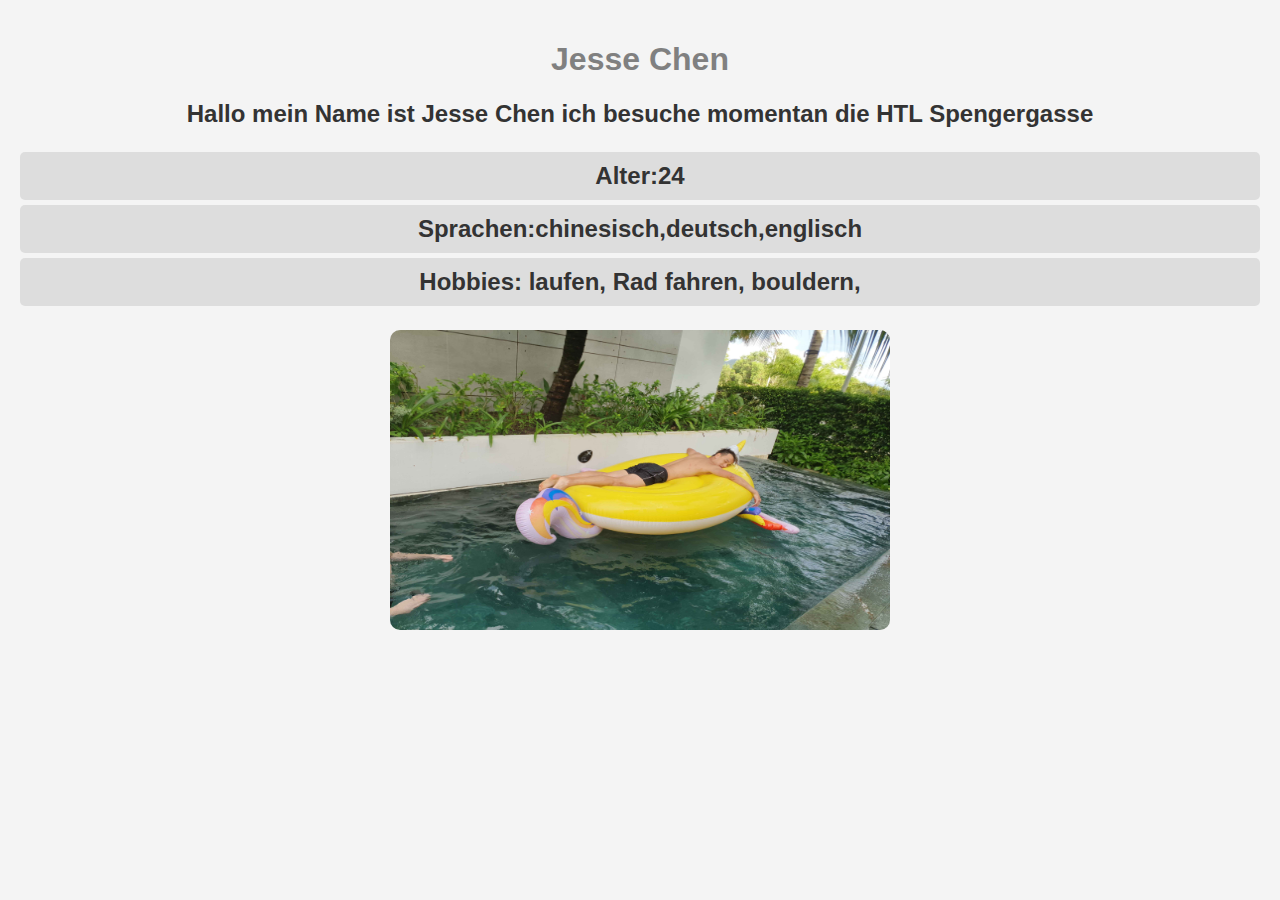
<file: 09_10_24/index.html>
<!DOCTYPE html>
<html lang="en">
<head>
    <meta charset="UTF-8">
    <meta name="viewport" content="width=device-width, initial-scale=1.0">
    <link rel="stylesheet" href="style.css">
    <title>Jesse Chen</title>
</head>
<body><h1>Jesse Chen</h1>
    <h2>Hallo mein Name ist Jesse Chen ich besuche momentan die HTL Spengergasse<h2>
    <ul>
    <li>Alter:24</li>
    <li>Sprachen:chinesisch,deutsch,englisch</li>
    <li>Hobbies: laufen, Rad fahren, bouldern, </li>
    </ul>
    <img src="IMG_20230618_172128.jpg" alt="me" width="500" height="300">
    <ul></ul>
</body>
</html>
</file>
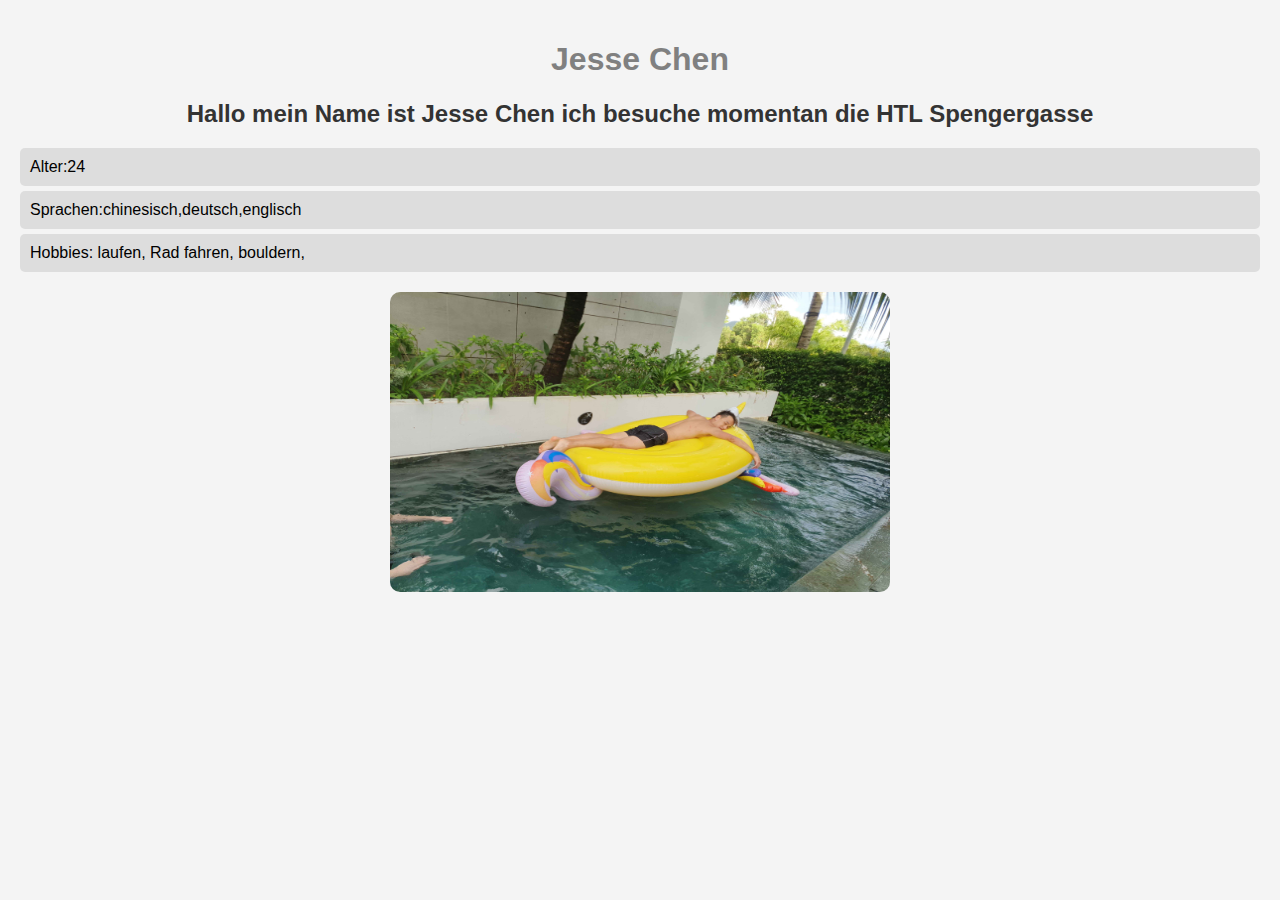
<file: 2024-10-10/index.html>
<!DOCTYPE html>
<html lang="en">
<head>
    <meta charset="UTF-8">
    <meta name="viewport" content="width=device-width, initial-scale=1.0">
    <link rel="stylesheet" href="style.css">
    <title>Jesse Chen</title>
</head>
<body><h1>Jesse Chen</h1>
    <h2>Hallo mein Name ist Jesse Chen ich besuche momentan die HTL Spengergasse</h2>
    <ul>
    <li>Alter:24</li>
    <li>Sprachen:chinesisch,deutsch,englisch</li>
    <li>Hobbies: laufen, Rad fahren, bouldern,</li>
</ul>
    <img src="IMG_20230618_172128.jpg" alt="me" width="500" height="300">
    
</body>
</html>
</file>
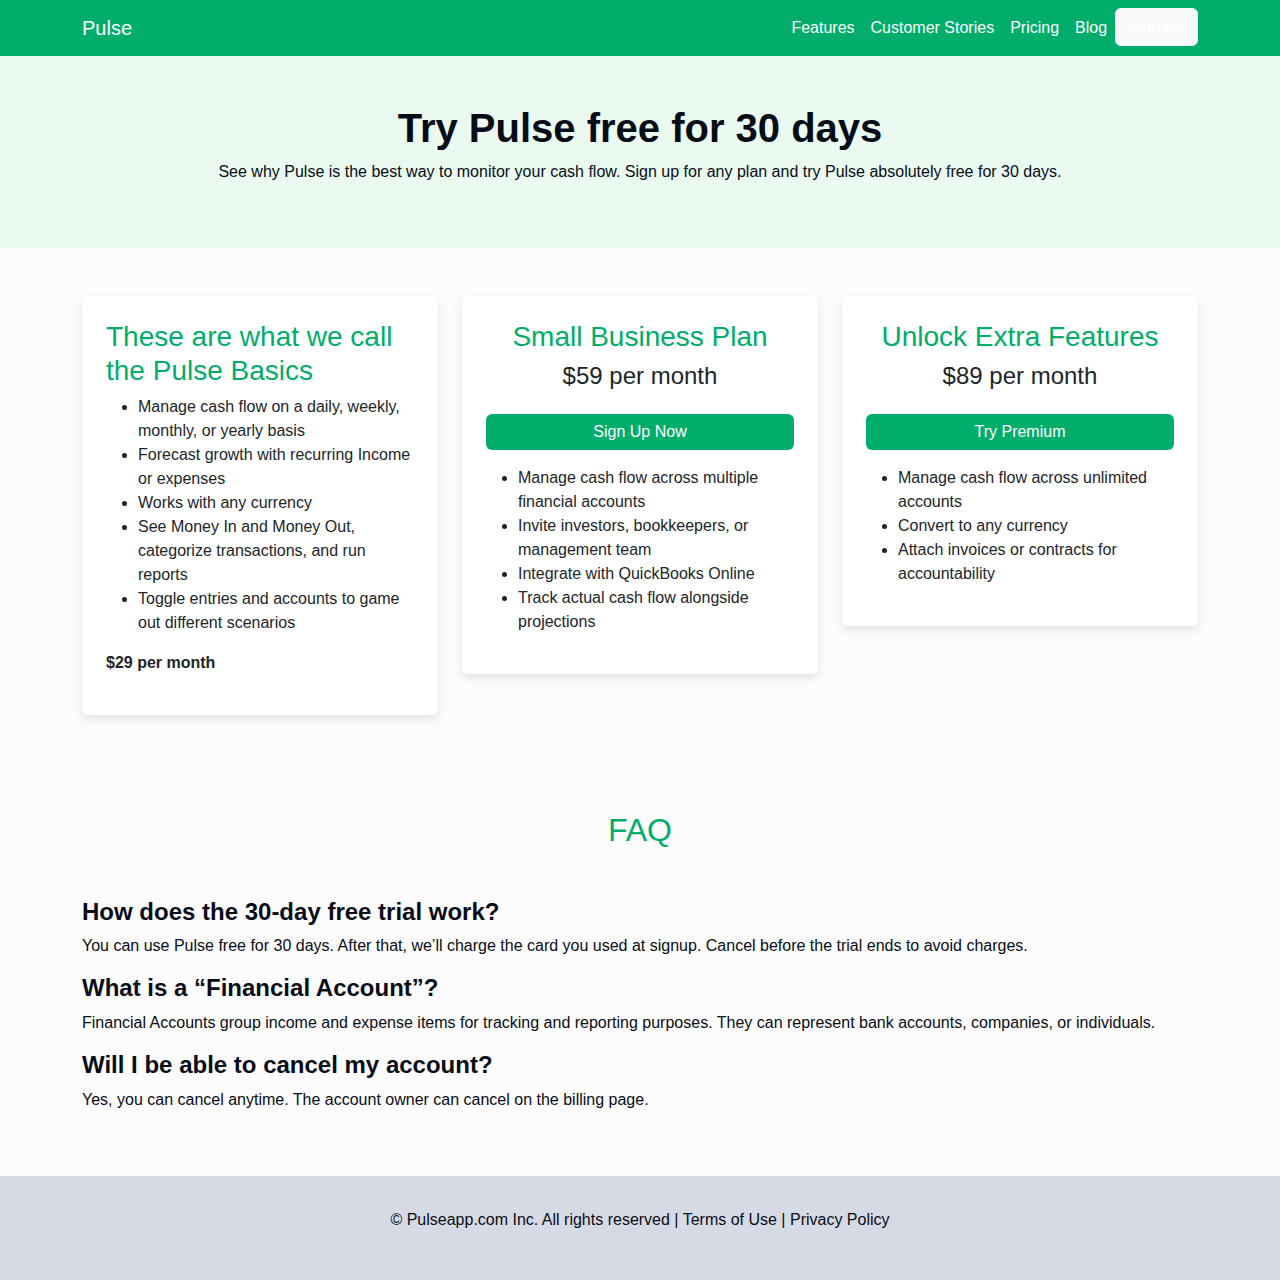
<file: 2024-11-27/index.html>
<!DOCTYPE html>
<html lang="en">
<head>
    <meta charset="UTF-8">
    <meta name="viewport" content="width=device-width, initial-scale=1.0">
    <title>Pulse - Try Free for 30 Days</title>
    <link href="https://cdn.jsdelivr.net/npm/bootstrap@5.3.1/dist/css/bootstrap.min.css" rel="stylesheet">
    <style>
        :root {
            --primary: #00ad6a;
            --secondary: #eafaf1;
            --accent: #1fe374;
            --dark: #080c16;
            --light: #d6dae5;
            --background: #fcfcfc;
        }

        body {
            font-family: Arial, sans-serif;
            background-color: var(--background);
            color: var(--dark);
        }

        .navbar {
            background-color: var(--primary);
        }

        .navbar a {
            color: #fff;
        }

        .hero {
            text-align: center;
            padding: 3rem 1rem;
            background-color: var(--secondary);
        }

        .hero h1 {
            font-weight: bold;
        }

        .card {
            border: none;
            box-shadow: 0 4px 10px rgba(0, 0, 0, 0.1);
        }

        .card h3, .faq h2 {
            color: var(--primary);
        }

        .btn-primary {
            background-color: var(--primary);
            border: none;
        }

        .btn-primary:hover {
            background-color: var(--accent);
        }

        .faq {
            padding: 3rem 1rem;
        }

        .faq h4 {
            font-weight: bold;
        }

        .footer {
            background-color: var(--light);
            padding: 2rem;
            text-align: center;
        }

        .footer a {
            color: var(--dark);
            text-decoration: none;
        }

        .footer a:hover {
            text-decoration: underline;
        }
    </style>
</head>
<body>
    <!-- Navigation -->
    <nav class="navbar navbar-expand-lg navbar-dark">
        <div class="container">
            <a class="navbar-brand" href="#">Pulse</a>
            <button class="navbar-toggler" type="button" data-bs-toggle="collapse" data-bs-target="#navbarNav">
                <span class="navbar-toggler-icon"></span>
            </button>
            <div class="collapse navbar-collapse" id="navbarNav">
                <ul class="navbar-nav ms-auto">
                    <li class="nav-item"><a class="nav-link" href="#">Features</a></li>
                    <li class="nav-item"><a class="nav-link" href="#">Customer Stories</a></li>
                    <li class="nav-item"><a class="nav-link" href="#">Pricing</a></li>
                    <li class="nav-item"><a class="nav-link" href="#">Blog</a></li>
                    <li class="nav-item"><a class="btn btn-light" href="#">Sign Up</a></li>
                </ul>
            </div>
        </div>
    </nav>

    <!-- Hero Section -->
    <section class="hero">
        <div class="container">
            <h1>Try Pulse free for 30 days</h1>
            <p>See why Pulse is the best way to monitor your cash flow. Sign up for any plan and try Pulse absolutely free for 30 days.</p>
        </div>
    </section>

    <!-- Pricing Cards -->
    <section class="container my-5">
        <div class="row g-4">
            <div class="col-md-4">
                <div class="card p-4">
                    <h3>These are what we call the Pulse Basics</h3>
                    <ul>
                        <li>Manage cash flow on a daily, weekly, monthly, or yearly basis</li>
                        <li>Forecast growth with recurring Income or expenses</li>
                        <li>Works with any currency</li>
                        <li>See Money In and Money Out, categorize transactions, and run reports</li>
                        <li>Toggle entries and accounts to game out different scenarios</li>
                    </ul>
                    <p><strong>$29 per month</strong></p>
                </div>
            </div>
            <div class="col-md-4">
                <div class="card p-4">
                    <h3 class="text-center">Small Business Plan</h3>
                    <h4 class="text-center">$59 per month</h4>
                    <button class="btn btn-primary w-100 mt-3">Sign Up Now</button>
                    <ul class="mt-3">
                        <li>Manage cash flow across multiple financial accounts</li>
                        <li>Invite investors, bookkeepers, or management team</li>
                        <li>Integrate with QuickBooks Online</li>
                        <li>Track actual cash flow alongside projections</li>
                    </ul>
                </div>
            </div>
            <div class="col-md-4">
                <div class="card p-4">
                    <h3 class="text-center">Unlock Extra Features</h3>
                    <h4 class="text-center">$89 per month</h4>
                    <button class="btn btn-primary w-100 mt-3">Try Premium</button>
                    <ul class="mt-3">
                        <li>Manage cash flow across unlimited accounts</li>
                        <li>Convert to any currency</li>
                        <li>Attach invoices or contracts for accountability</li>
                    </ul>
                </div>
            </div>
        </div>
    </section>

    <!-- FAQ Section -->
    <section class="faq">
        <div class="container">
            <h2 class="text-center mb-5">FAQ</h2>
            <div>
                <h4>How does the 30-day free trial work?</h4>
                <p>You can use Pulse free for 30 days. After that, we’ll charge the card you used at signup. Cancel before the trial ends to avoid charges.</p>
            </div>
            <div>
                <h4>What is a “Financial Account”?</h4>
                <p>Financial Accounts group income and expense items for tracking and reporting purposes. They can represent bank accounts, companies, or individuals.</p>
            </div>
            <div>
                <h4>Will I be able to cancel my account?</h4>
                <p>Yes, you can cancel anytime. The account owner can cancel on the billing page.</p>
            </div>
        </div>
    </section>

    <!-- Footer -->
    <footer class="footer">
        <div class="container">
            <p>© Pulseapp.com Inc. All rights reserved | <a href="#">Terms of Use</a> | <a href="#">Privacy Policy</a></p>
        </div>
    </footer>

    <script src="https://cdn.jsdelivr.net/npm/bootstrap@5.3.1/dist/js/bootstrap.bundle.min.js"></script>
</body>
</html>
</file>
<file: 09_10_24/style.css>
body {
  font-family: Arial, sans-serif;
  background-color: #f4f4f4;
  margin: 0;
  padding: 20px;
}

h1 {
  color: grey;
  text-align: center;
}

h2 {
  color: #333;
  text-align: center;
}

ul {
  list-style-type: none;
  padding: 0;
}

li {
  background-color: #ddd;
  margin: 5px 0;
  padding: 10px;
  border-radius: 5px;
}

img {
  display: block;
  margin: 20px auto;
  border-radius: 10px;
}
</file>
<file: 2024-10-10/style.css>
body {
  font-family: Arial, sans-serif;
  background-color: #f4f4f4;
  margin: 0;
  padding: 20px;
}

h1 {
  color: grey;
  text-align: center;
}

h2 {
  color: #333;
  text-align: center;
}

ul {
  list-style-type: none;
  padding: 0;
}

li {
  background-color: #ddd;
  margin: 5px 0;
  padding: 10px;
  border-radius: 5px;
}

img {
  display: block;
  margin: 20px auto;
  border-radius: 10px;
}
</file>
